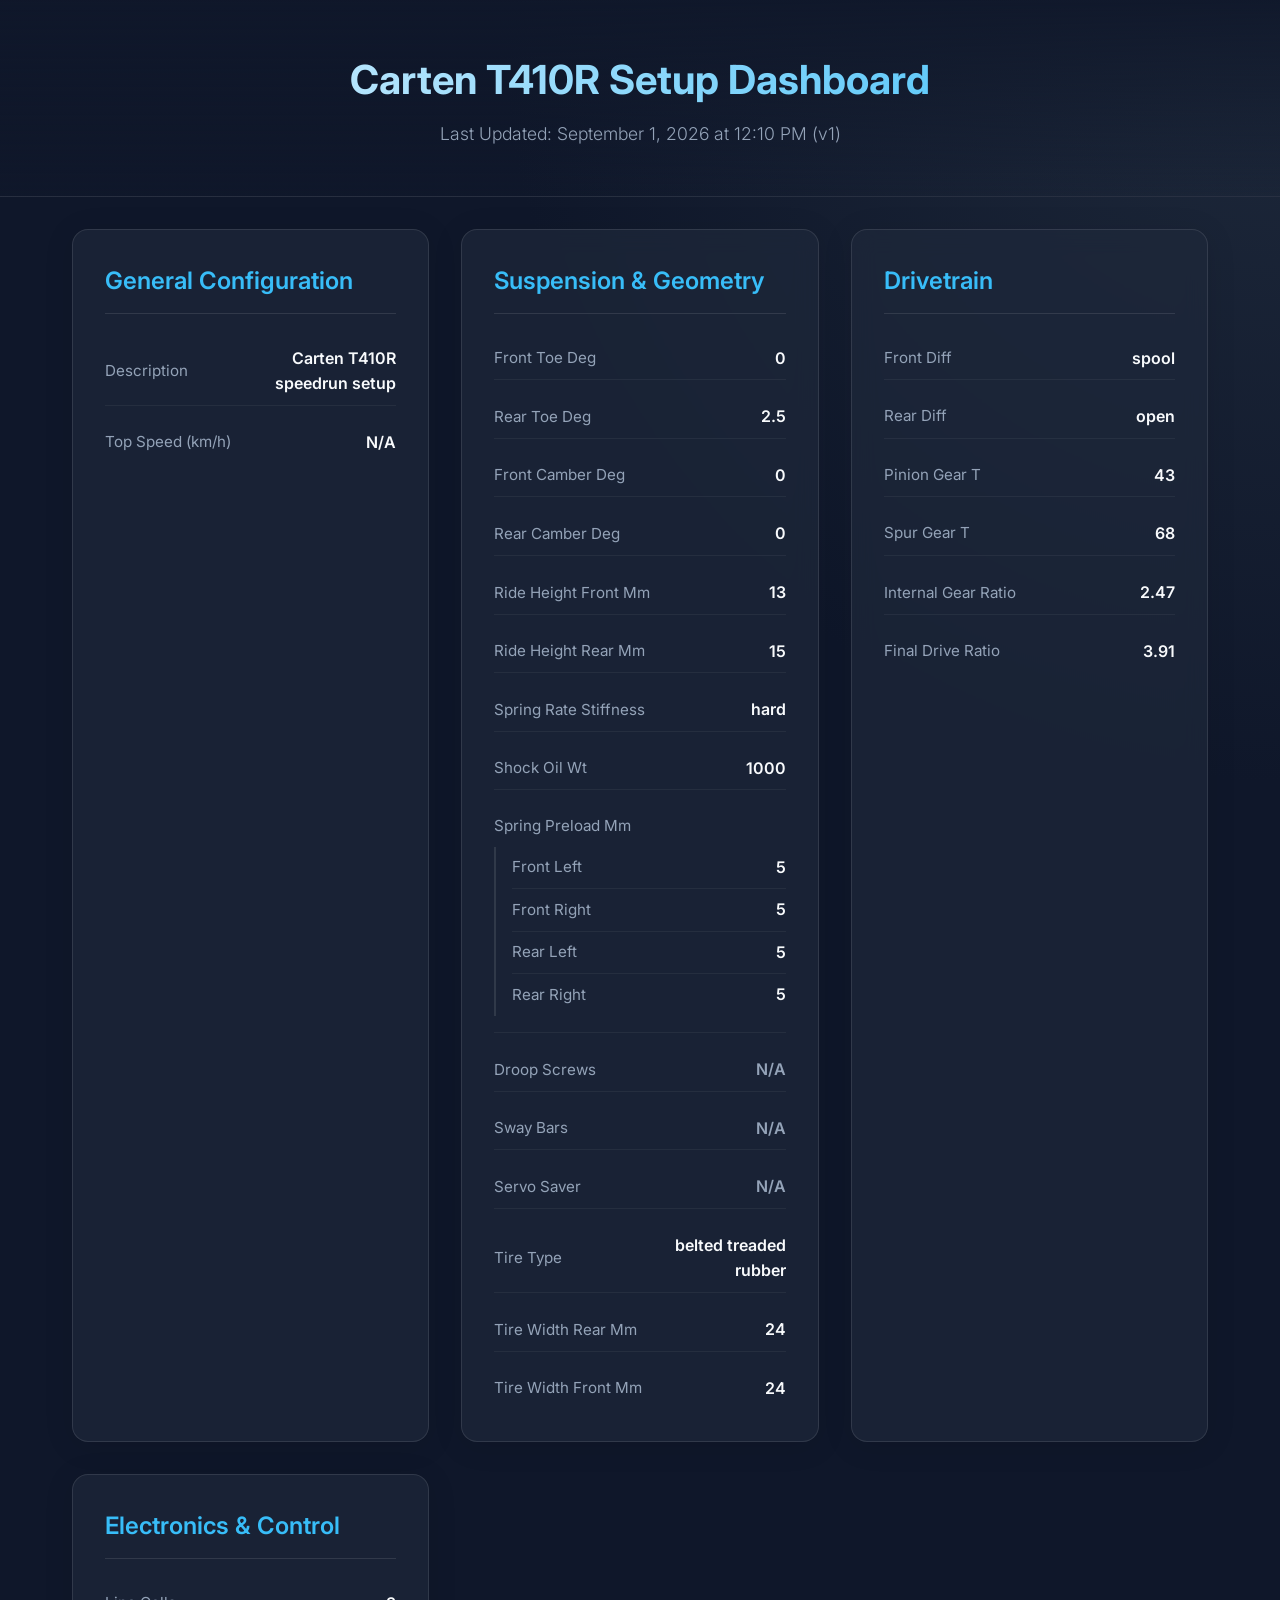
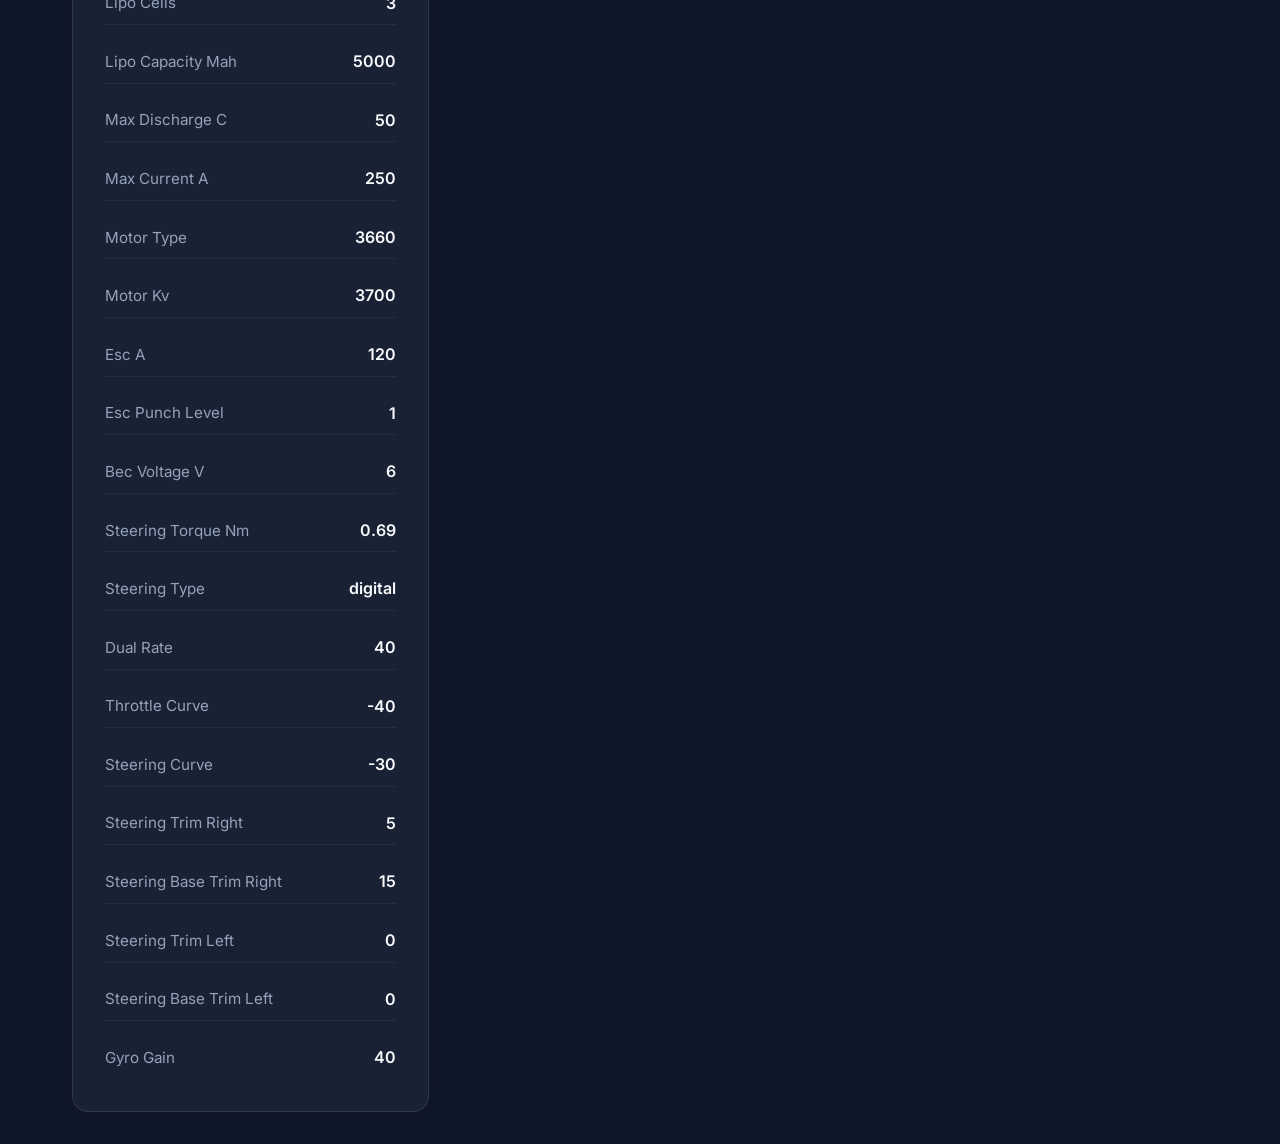
<file: docs/index.html>
<!DOCTYPE html>
<html lang="en">
<head>
    <meta charset="UTF-8">
    <meta name="viewport" content="width=device-width, initial-scale=1.0">
    <title>Speedrun Setup Dashboard</title>
    <!-- Google Fonts for typography -->
    <link href="https://fonts.googleapis.com/css2?family=Inter:wght@300;400;600;700&display=swap" rel="stylesheet">
    <link rel="stylesheet" href="styles.css">
</head>
<body>
    <header class="header">
        <div class="header-content">
            <h1>Carten T410R Setup Dashboard</h1>
            <p id="setup-date" class="subtitle">Loading latest setup...</p>
        </div>
    </header>

    <main class="dashboard" id="dashboard-content" style="display: none;">
        <!-- General Info Section -->
        <section class="card" id="general-info">
            <h2>General Configuration</h2>
            <div class="grid-data" id="general-grid"></div>
        </section>

        <!-- Suspension & Geometry Section -->
        <section class="card" id="suspension-info">
            <h2>Suspension & Geometry</h2>
            <div class="grid-data" id="suspension-grid"></div>
        </section>

        <!-- Drivetrain Section -->
        <section class="card" id="drivetrain-info">
            <h2>Drivetrain</h2>
            <div class="grid-data" id="drivetrain-grid"></div>
        </section>

        <!-- Electronics & Control Section -->
        <section class="card" id="electronics-info">
            <h2>Electronics & Control</h2>
            <div class="grid-data" id="electronics-grid"></div>
        </section>
    </main>

    <!-- Loading State -->
    <div id="loading" class="loading">
        <div class="spinner"></div>
        <p>Fetching Latest Data...</p>
    </div>

    <!-- Error State -->
    <div id="error" class="error" style="display: none;">
        <h2>Error Loading Setup Data</h2>
        <p id="error-message">Could not fetch the latest setup sheet.</p>
    </div>

    <script src="app.js"></script>
</body>
</html>
</file>
<file: docs/styles.css>
:root {
    --bg-main: #0f172a;
    --bg-card: rgba(30, 41, 59, 0.7);
    --border-color: rgba(255, 255, 255, 0.1);
    --text-primary: #f8fafc;
    --text-secondary: #94a3b8;
    --accent-color: #38bdf8;
    --accent-glow: rgba(56, 189, 248, 0.2);
}

* {
    box-sizing: border-box;
    margin: 0;
    padding: 0;
}

body {
    font-family: 'Inter', sans-serif;
    background-color: var(--bg-main);
    color: var(--text-primary);
    line-height: 1.6;
    min-height: 100vh;
    display: flex;
    flex-direction: column;
    align-items: center;
    background-image: radial-gradient(circle at top right, #1e293b, transparent 50%),
                      radial-gradient(circle at bottom left, #0f172a, transparent 50%);
    background-attachment: fixed;
}

.header {
    width: 100%;
    padding: 3rem 2rem;
    text-align: center;
    background: linear-gradient(to bottom, rgba(15, 23, 42, 0.9), transparent);
    border-bottom: 1px solid var(--border-color);
}

.header-content h1 {
    font-size: 2.5rem;
    font-weight: 700;
    margin-bottom: 0.5rem;
    background: linear-gradient(to right, #e0f2fe, #38bdf8);
    -webkit-background-clip: text;
    -webkit-text-fill-color: transparent;
}

.subtitle {
    color: var(--text-secondary);
    font-size: 1.1rem;
    font-weight: 300;
}

.dashboard {
    width: 100%;
    max-width: 1200px;
    padding: 2rem;
    display: grid;
    grid-template-columns: repeat(auto-fit, minmax(350px, 1fr));
    gap: 2rem;
}

.card {
    background: var(--bg-card);
    backdrop-filter: blur(12px);
    -webkit-backdrop-filter: blur(12px);
    border: 1px solid var(--border-color);
    border-radius: 16px;
    padding: 2rem;
    box-shadow: 0 4px 30px rgba(0, 0, 0, 0.1);
    transition: transform 0.3s ease, box-shadow 0.3s ease;
}

.card:hover {
    transform: translateY(-5px);
    box-shadow: 0 10px 40px rgba(0, 0, 0, 0.3), 0 0 20px var(--accent-glow);
    border-color: rgba(56, 189, 248, 0.3);
}

.card h2 {
    font-size: 1.5rem;
    font-weight: 600;
    margin-bottom: 1.5rem;
    color: var(--accent-color);
    border-bottom: 1px solid var(--border-color);
    padding-bottom: 0.75rem;
}

.grid-data {
    display: grid;
    grid-template-columns: 1fr;
    gap: 1rem;
}

.data-row {
    display: flex;
    justify-content: space-between;
    align-items: center;
    padding: 0.5rem 0;
    border-bottom: 1px solid rgba(255, 255, 255, 0.05);
}

.data-row:last-child {
    border-bottom: none;
}

.data-label {
    color: var(--text-secondary);
    font-size: 0.95rem;
}

.data-value {
    font-weight: 600;
    color: var(--text-primary);
    font-size: 1rem;
    text-align: right;
    max-width: 50%;
    word-break: break-word;
}

.nested-group {
    padding-left: 1rem;
    border-left: 2px solid var(--border-color);
    margin-top: 0.5rem;
    margin-bottom: 0.5rem;
}

.loading, .error {
    display: flex;
    flex-direction: column;
    align-items: center;
    justify-content: center;
    margin-top: 5rem;
    text-align: center;
}

.spinner {
    width: 50px;
    height: 50px;
    border: 3px solid rgba(255,255,255,0.1);
    border-radius: 50%;
    border-top-color: var(--accent-color);
    animation: spin 1s ease-in-out infinite;
    margin-bottom: 1rem;
}

@keyframes spin {
    to { transform: rotate(360deg); }
}

.error h2 {
    color: #ef4444;
    margin-bottom: 0.5rem;
}

.error p {
    color: var(--text-secondary);
}

@media (max-width: 768px) {
    .dashboard {
        grid-template-columns: 1fr;
        padding: 1rem;
    }
    .header {
        padding: 2rem 1rem;
    }
}
</file>
